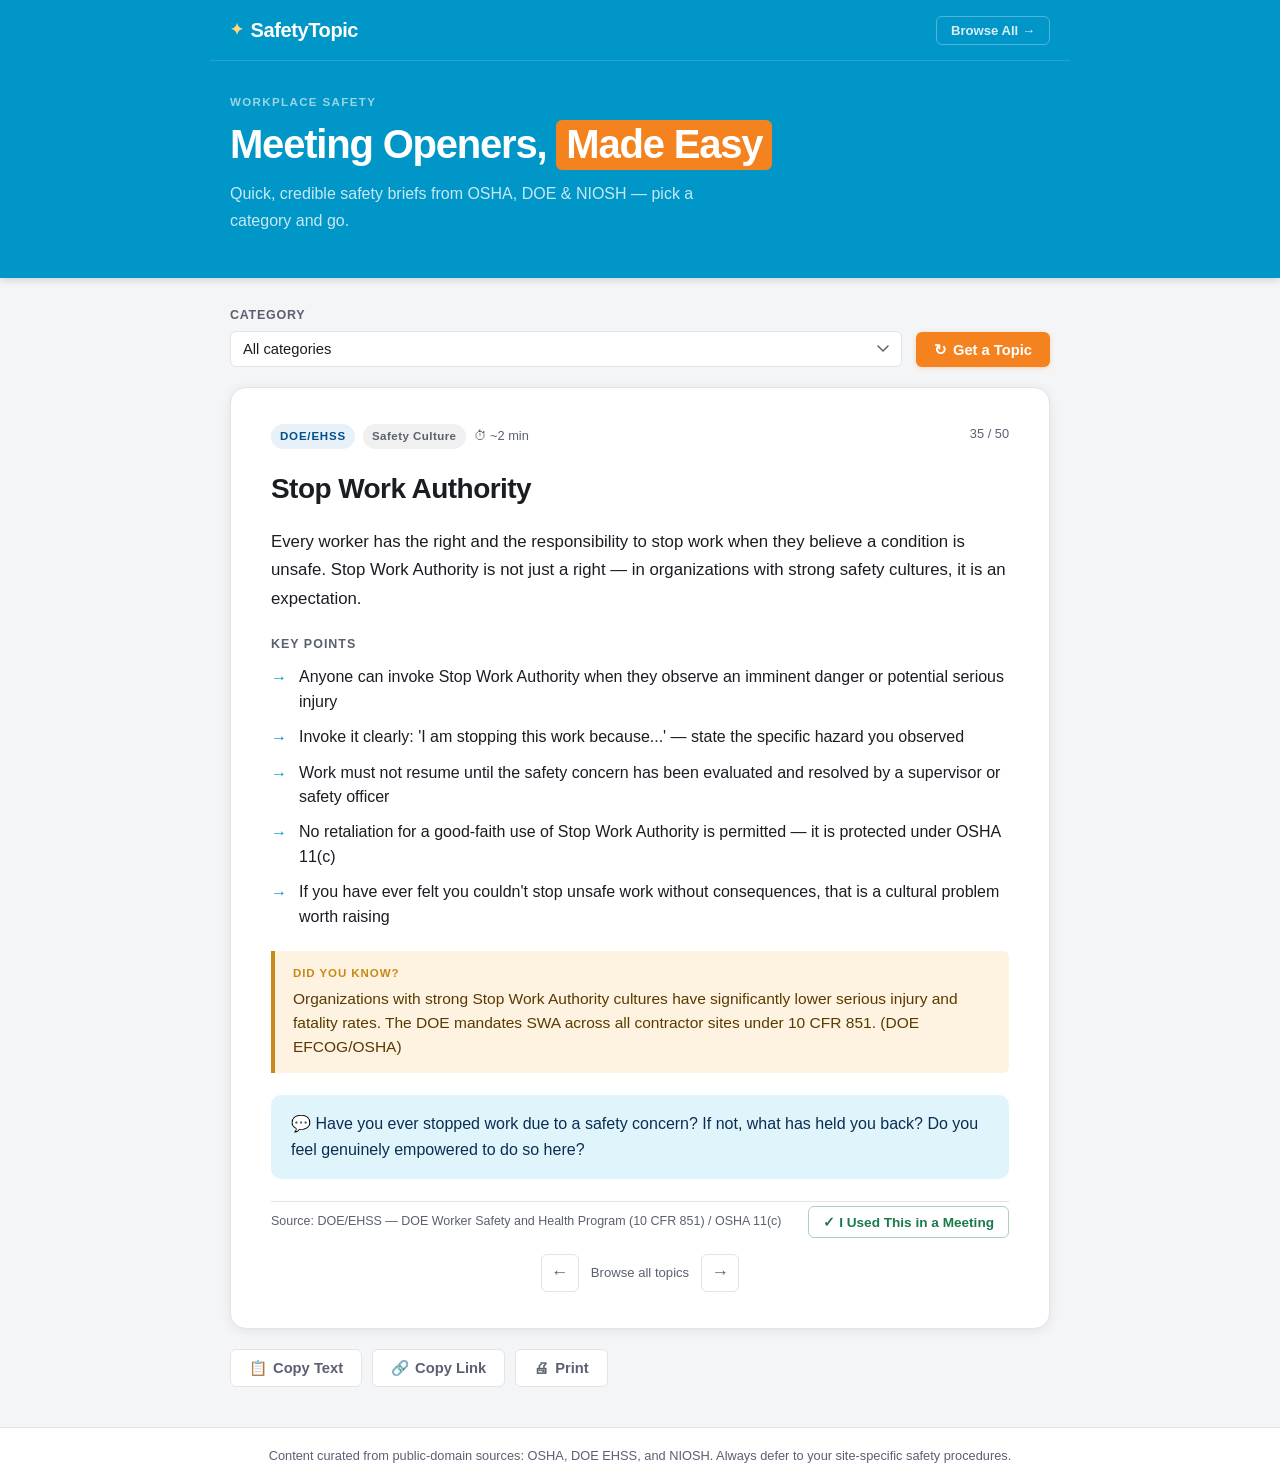
<file: index.html>
<!DOCTYPE html>
<html lang="en">
<head>
  <meta charset="UTF-8">
  <meta name="viewport" content="width=device-width, initial-scale=1.0">
  <meta name="description" content="Quick safety topics for meeting openers. Curated from OSHA, DOE, and NIOSH public-domain content.">
  <title>SafetyTopic — Quick Meeting Safety Briefs</title>
  <link rel="stylesheet" href="style.css">
</head>
<body>
  <header class="site-header">
    <div class="header-nav-row">
      <a href="#" class="brand" id="brand-link">
        <span class="brand-mark" aria-hidden="true">✦</span>
        <span class="brand-name">SafetyTopic</span>
      </a>
      <nav style="margin-left:auto">
        <a href="browse.html" class="header-nav-link">Browse All →</a>
      </nav>
    </div>
    <div class="hero-row">
      <p class="hero-eyebrow">Workplace Safety</p>
      <h2 class="hero-headline">Meeting Openers, <span class="hero-mark">Made Easy</span></h2>
      <p class="hero-sub">Quick, credible safety briefs from OSHA, DOE &amp; NIOSH — pick a category and go.</p>
    </div>
  </header>

  <main class="container">
    <section class="controls" aria-label="Topic controls">
      <div class="control-group">
        <label for="category-select" class="control-label">Category</label>
        <select id="category-select" class="select">
          <option value="">All categories</option>
        </select>
      </div>
      <div class="control-actions">
        <button id="new-topic-btn" class="btn btn-primary" type="button">
          <span aria-hidden="true">↻</span> Get a Topic
        </button>
      </div>
    </section>

    <article id="topic-card" class="topic-card" aria-live="polite">
      <!-- Topic rendered here by app.js -->
    </article>

    <section class="share-bar" aria-label="Share and export">
      <button id="copy-text-btn" class="btn btn-ghost" type="button">
        <span aria-hidden="true">📋</span> Copy Text
      </button>
      <button id="copy-link-btn" class="btn btn-ghost" type="button">
        <span aria-hidden="true">🔗</span> Copy Link
      </button>
      <button id="print-btn" class="btn btn-ghost" type="button">
        <span aria-hidden="true">🖨</span> Print
      </button>
    </section>

    <div id="toast" class="toast" role="status" aria-live="polite"></div>
  </main>

  <footer class="site-footer">
    <p>
      Content curated from public-domain sources:
      <a href="https://www.osha.gov" target="_blank" rel="noopener">OSHA</a>,
      <a href="https://www.energy.gov/ehss" target="_blank" rel="noopener">DOE EHSS</a>,
      and <a href="https://www.cdc.gov/niosh" target="_blank" rel="noopener">NIOSH</a>.
      Always defer to your site-specific safety procedures.
    </p>
  </footer>

  <script src="topics-data.js"></script>
  <script src="app.js"></script>
</body>
</html>
</file>
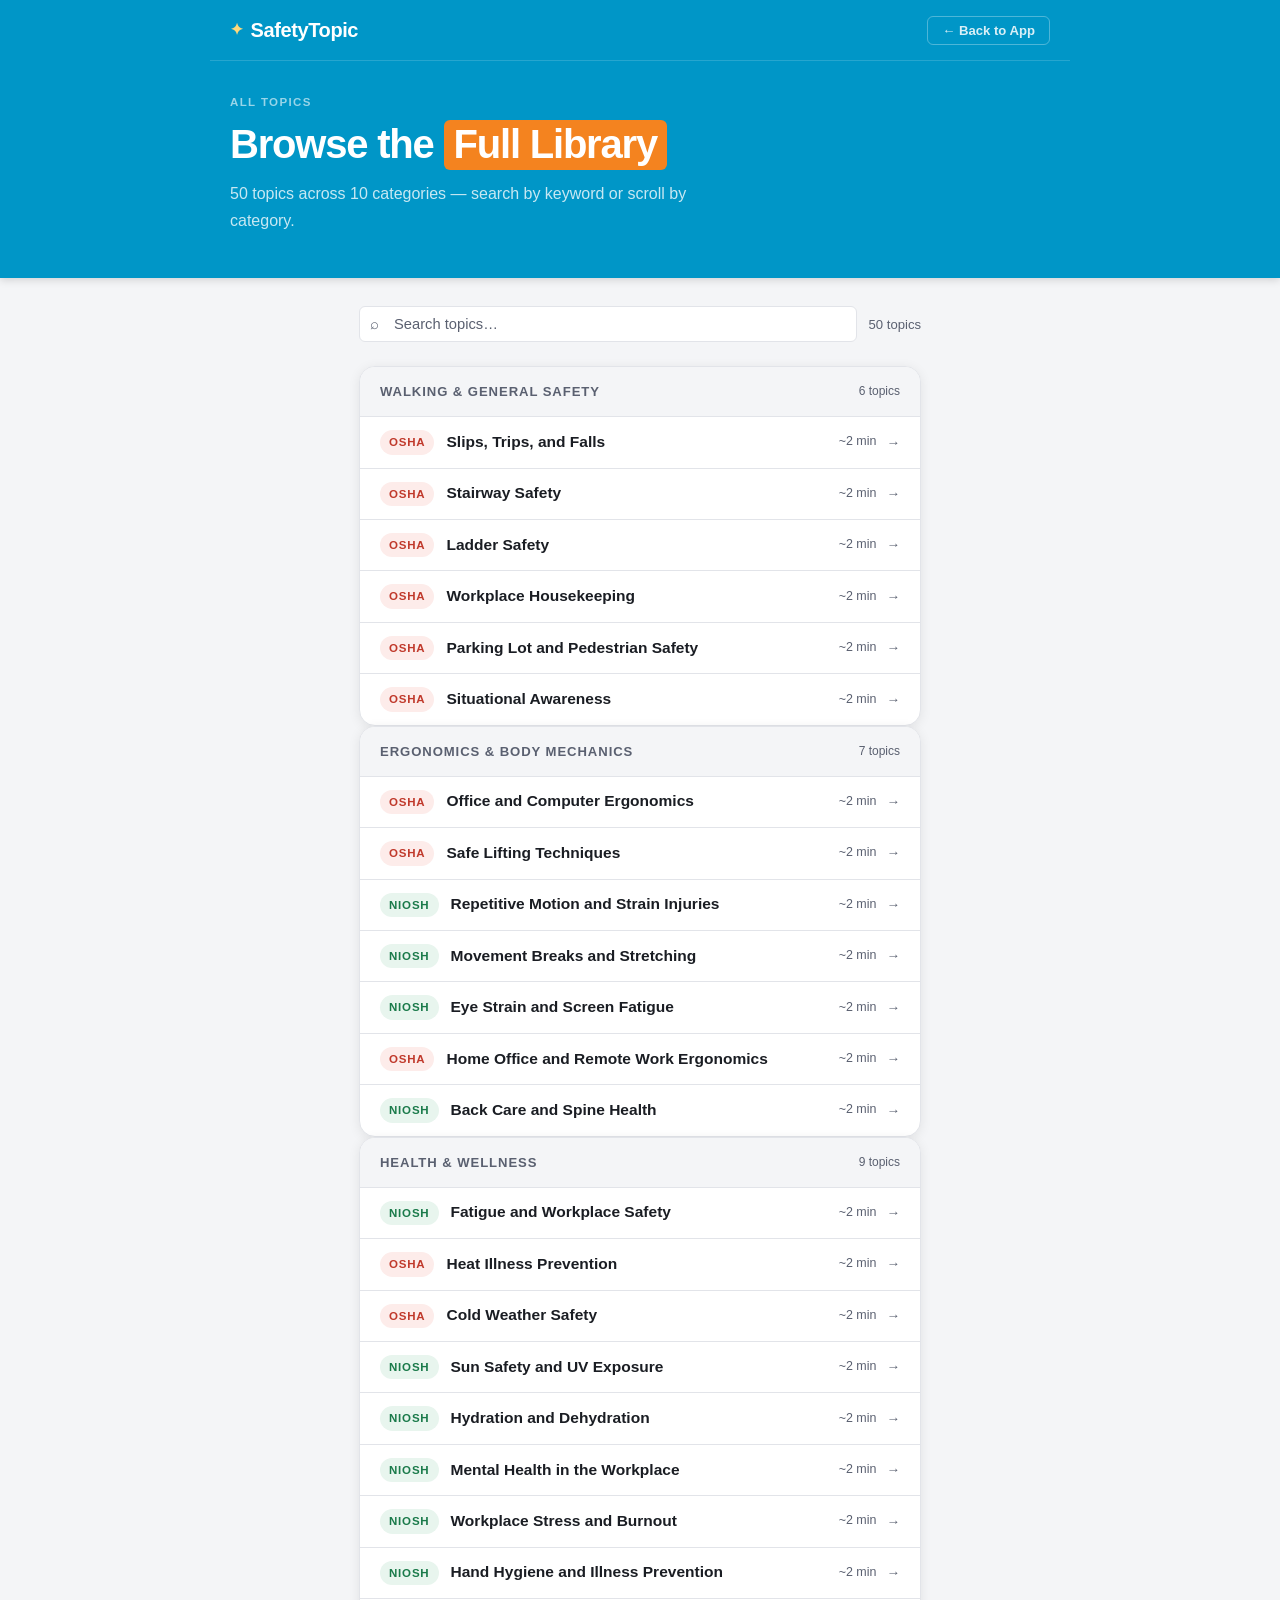
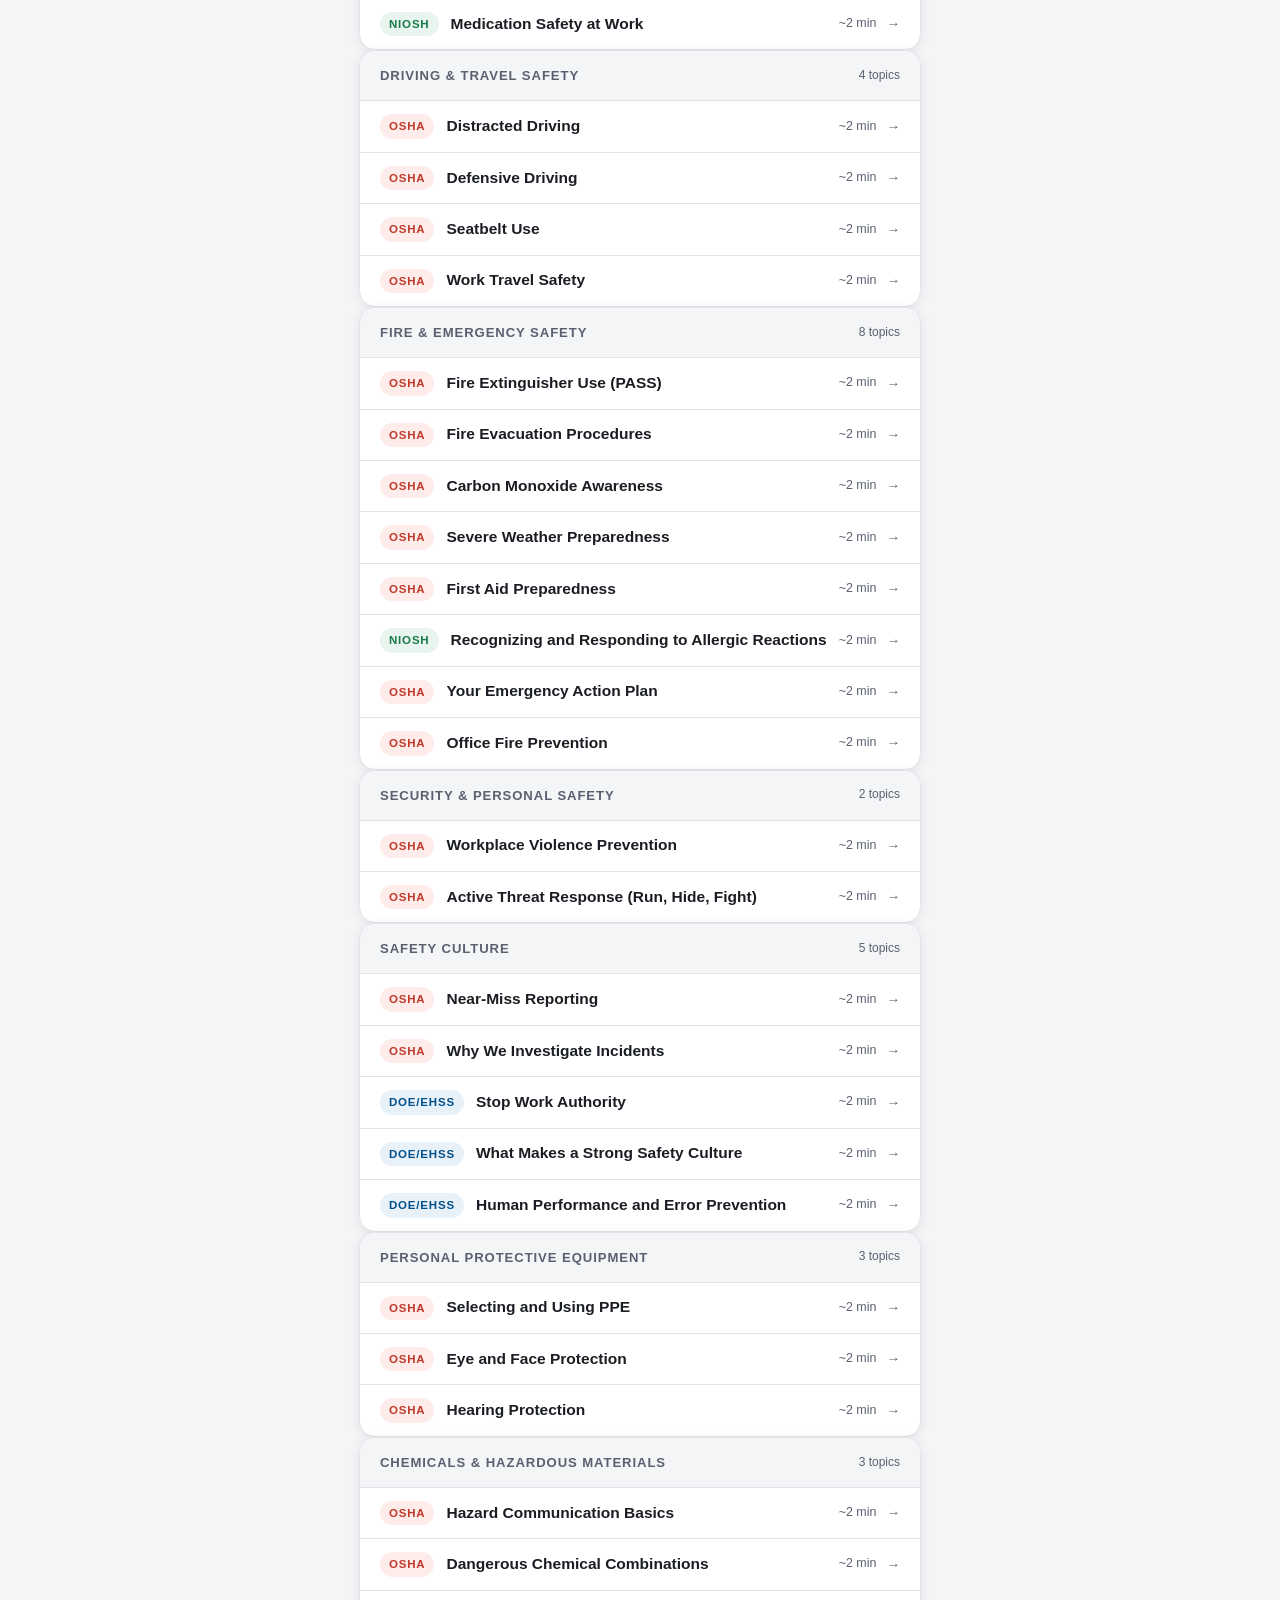
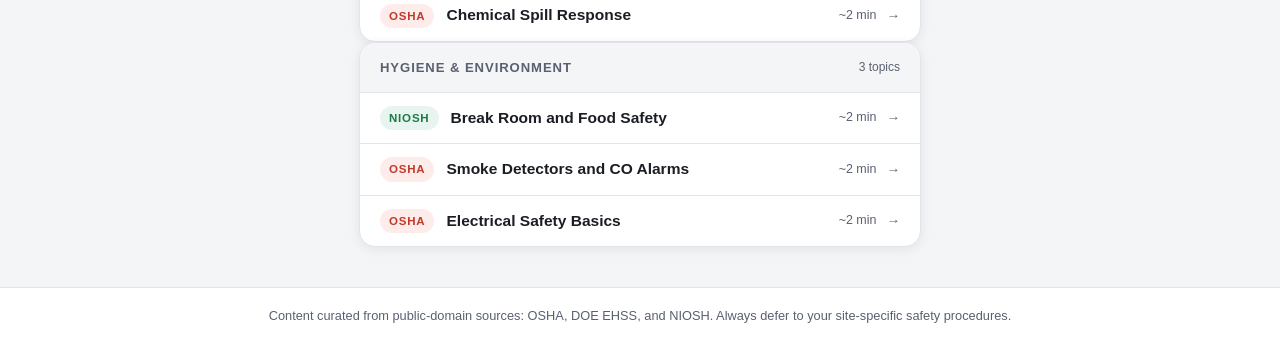
<file: browse.html>
<!DOCTYPE html>
<html lang="en">
<head>
  <meta charset="UTF-8">
  <meta name="viewport" content="width=device-width, initial-scale=1.0">
  <meta name="description" content="Browse all safety topics by category. Curated from OSHA, DOE, and NIOSH public-domain content.">
  <title>Browse Topics — SafetyTopic</title>
  <link rel="stylesheet" href="style.css">
  <style>
    /* ---- Browse-page specific styles ---- */
    .browse-controls {
      display: flex;
      align-items: center;
      gap: 12px;
      flex-wrap: wrap;
      margin-bottom: 4px;
    }

    .search-wrap {
      position: relative;
      flex: 1;
      min-width: 200px;
    }

    .search-icon {
      position: absolute;
      left: 11px;
      top: 50%;
      transform: translateY(-50%);
      color: var(--color-text-muted);
      font-size: 0.95rem;
      pointer-events: none;
    }

    .search-input {
      width: 100%;
      padding: 9px 12px 9px 34px;
      border: 1.5px solid var(--color-border);
      border-radius: var(--radius-sm);
      font-size: 0.92rem;
      font-family: var(--font-sans);
      color: var(--color-text);
      background: var(--color-surface);
      transition: border-color var(--transition);
    }
    .search-input:focus {
      outline: none;
      border-color: var(--color-accent);
      box-shadow: 0 0 0 3px var(--color-accent-light);
    }
    .search-input::placeholder { color: var(--color-text-muted); }

    .browse-count {
      font-size: 0.82rem;
      color: var(--color-text-muted);
      white-space: nowrap;
    }

    /* Category group */
    .cat-group {
      background: var(--color-surface);
      border: 1px solid var(--color-border);
      border-radius: var(--radius-lg);
      box-shadow: var(--shadow-card);
      overflow: hidden;
    }

    .cat-heading {
      display: flex;
      align-items: center;
      justify-content: space-between;
      padding: 14px 20px;
      background: var(--color-bg);
      border-bottom: 1px solid var(--color-border);
    }

    .cat-heading h2 {
      font-size: 0.82rem;
      font-weight: 700;
      text-transform: uppercase;
      letter-spacing: 0.07em;
      color: var(--color-text-muted);
      margin: 0;
    }

    .cat-count {
      font-size: 0.75rem;
      color: var(--color-text-muted);
    }

    /* Topic row */
    .topic-row {
      display: flex;
      align-items: center;
      gap: 12px;
      padding: 13px 20px;
      border-bottom: 1px solid var(--color-border);
      text-decoration: none;
      color: var(--color-text);
      transition: background var(--transition);
      cursor: pointer;
    }
    .topic-row:last-child { border-bottom: none; }
    .topic-row:hover {
      background: var(--color-accent-light);
      text-decoration: none;
    }
    .topic-row:hover .row-title { color: var(--color-accent); }

    .row-badge { flex-shrink: 0; }

    .row-title {
      flex: 1;
      font-size: 0.97rem;
      font-weight: 600;
      line-height: 1.35;
      transition: color var(--transition);
    }

    .row-meta {
      display: flex;
      align-items: center;
      gap: 10px;
      flex-shrink: 0;
    }

    .row-duration {
      font-size: 0.78rem;
      color: var(--color-text-muted);
      white-space: nowrap;
    }

    .row-used {
      font-size: 0.72rem;
      font-weight: 700;
      color: var(--color-success);
      white-space: nowrap;
    }

    .row-arrow {
      color: var(--color-text-muted);
      font-size: 0.85rem;
      flex-shrink: 0;
    }

    /* Empty search state */
    .no-results {
      text-align: center;
      padding: 60px 20px;
      color: var(--color-text-muted);
    }
    .no-results h2 { font-size: 1.1rem; margin-bottom: 6px; }

    /* Hide filtered groups */
    .cat-group.hidden { display: none; }
    .topic-row.hidden { display: none; }

    @media (max-width: 600px) {
      .row-duration { display: none; }
      .row-meta { gap: 6px; }
    }
  </style>
</head>
<body>
  <header class="site-header">
    <div class="header-nav-row">
      <a href="index.html" class="brand">
        <span class="brand-mark" aria-hidden="true">✦</span>
        <span class="brand-name">SafetyTopic</span>
      </a>
      <nav style="margin-left:auto">
        <a href="index.html" class="header-nav-link">← Back to App</a>
      </nav>
    </div>
    <div class="hero-row">
      <p class="hero-eyebrow">All Topics</p>
      <h2 class="hero-headline">Browse the <span class="hero-mark">Full Library</span></h2>
      <p class="hero-sub" id="hero-sub">Search by keyword or scroll by category.</p>
    </div>
  </header>

  <main class="container">
    <div class="browse-controls">
      <div class="search-wrap">
        <span class="search-icon" aria-hidden="true">⌕</span>
        <input
          type="search"
          id="search-input"
          class="search-input"
          placeholder="Search topics…"
          aria-label="Search safety topics"
          autocomplete="off"
        >
      </div>
      <span class="browse-count" id="browse-count"></span>
    </div>

    <div id="topic-list" aria-live="polite">
      <!-- Populated by browse.js -->
    </div>

    <div id="no-results" class="no-results" hidden>
      <h2>No topics match your search</h2>
      <p>Try a different keyword or clear the search.</p>
    </div>
  </main>

  <footer class="site-footer">
    <p>
      Content curated from public-domain sources:
      <a href="https://www.osha.gov" target="_blank" rel="noopener">OSHA</a>,
      <a href="https://www.energy.gov/ehss" target="_blank" rel="noopener">DOE EHSS</a>,
      and <a href="https://www.cdc.gov/niosh" target="_blank" rel="noopener">NIOSH</a>.
      Always defer to your site-specific safety procedures.
    </p>
  </footer>

  <script src="topics-data.js"></script>
  <script>
    'use strict';

    let usedTopics = {};
    try {
      const s = localStorage.getItem('usedTopics');
      if (s) usedTopics = JSON.parse(s);
    } catch (_) {}

    function badgeClass(source) {
      const s = (source || '').toUpperCase();
      if (s.includes('OSHA'))  return 'badge badge-osha';
      if (s.includes('DOE'))   return 'badge badge-doe';
      if (s.includes('NIOSH')) return 'badge badge-niosh';
      return 'badge badge-other';
    }

    function escHtml(str) {
      if (str == null) return '';
      return String(str)
        .replace(/&/g, '&amp;').replace(/</g, '&lt;')
        .replace(/>/g, '&gt;').replace(/"/g, '&quot;')
        .replace(/'/g, '&#39;');
    }

    function init() {
      const listEl     = document.getElementById('topic-list');
      const searchEl   = document.getElementById('search-input');
      const countEl    = document.getElementById('browse-count');
      const noResults  = document.getElementById('no-results');

      const topics = (typeof TOPICS !== 'undefined') ? TOPICS : [];
      if (!topics.length) {
        listEl.innerHTML = '<p style="padding:40px;color:var(--color-text-muted)">Could not load topics. Make sure topics-data.js is present.</p>';
        return;
      }

      // Update hero subtitle with real counts
      const catCount = new Set(topics.map(t => t.category)).size;
      const heroSub = document.getElementById('hero-sub');
      if (heroSub) heroSub.textContent = `${topics.length} topics across ${catCount} categories — search by keyword or scroll by category.`;

      // Group by category (preserve order of first appearance)
      const groups = {};
      topics.forEach(t => {
        if (!groups[t.category]) groups[t.category] = [];
        groups[t.category].push(t);
      });

      // Render
      Object.entries(groups).forEach(([cat, items]) => {
        const group = document.createElement('div');
        group.className = 'cat-group';
        group.dataset.cat = cat;

        group.innerHTML = `
          <div class="cat-heading">
            <h2>${escHtml(cat)}</h2>
            <span class="cat-count">${items.length} topic${items.length !== 1 ? 's' : ''}</span>
          </div>
        `;

        items.forEach(t => {
          const useCount = usedTopics[t.id] || 0;
          const row = document.createElement('a');
          row.className = 'topic-row';
          row.href = `index.html#${t.id}`;
          row.dataset.title = t.title.toLowerCase();
          row.dataset.summary = t.summary.toLowerCase();
          row.innerHTML = `
            <span class="row-badge ${badgeClass(t.source)}">${escHtml(t.source)}</span>
            <span class="row-title">${escHtml(t.title)}</span>
            <span class="row-meta">
              ${useCount > 0 ? `<span class="row-used">✓ Used ${useCount}×</span>` : ''}
              <span class="row-duration">${escHtml(t.duration)}</span>
              <span class="row-arrow">→</span>
            </span>
          `;
          group.appendChild(row);
        });

        listEl.appendChild(group);
      });

      updateCount(topics.length, topics.length);

      // Search
      searchEl.addEventListener('input', () => {
        const q = searchEl.value.trim().toLowerCase();
        let visible = 0;
        const total = topics.length;

        document.querySelectorAll('.cat-group').forEach(group => {
          let groupVisible = 0;
          group.querySelectorAll('.topic-row').forEach(row => {
            const match = !q
              || row.dataset.title.includes(q)
              || row.dataset.summary.includes(q);
            row.classList.toggle('hidden', !match);
            if (match) groupVisible++;
          });
          group.classList.toggle('hidden', groupVisible === 0);
          visible += groupVisible;
        });

        noResults.hidden = visible > 0;
        updateCount(visible, total);
      });

      function updateCount(shown, total) {
        countEl.textContent = shown === total
          ? `${total} topics`
          : `${shown} of ${total} topics`;
      }
    }

    init();
  </script>
</body>
</html>
</file>
<file: style.css>
/* ============================================================
   SafetyTopic — style.css
   Clean, professional, responsive. No framework needed.
   ============================================================ */

/* ---------- Design Tokens ---------- */
:root {
  --color-bg:           #f4f5f7;
  --color-surface:      #ffffff;
  --color-border:       #e2e4e9;
  --color-text:         #1a1d23;
  --color-text-muted:   #5a6070;
  --color-accent:       #0096C7;       /* safety teal */
  --color-accent-dark:  #007BAD;       /* teal hover */
  --color-accent-light: #e0f4fc;       /* teal tint */
  --color-orange:       #F4831F;       /* safety orange */
  --color-orange-dark:  #d96e10;       /* orange hover */
  --color-orange-light: #fef0e3;       /* orange tint */
  --color-gold:         #c8891a;       /* stat callout gold */
  --color-gold-light:   #fdf3e0;
  --color-success:      #1a7a4a;
  --color-shadow:       rgba(0,0,0,0.08);

  /* Source badge colors */
  --badge-osha:         #c0392b;
  --badge-osha-bg:      #fdecea;
  --badge-doe:          #00508c;
  --badge-doe-bg:       #e8f0f8;
  --badge-niosh:        #1a7a4a;
  --badge-niosh-bg:     #e8f5ee;

  --radius-sm:  6px;
  --radius-md:  10px;
  --radius-lg:  16px;
  --shadow-card: 0 2px 12px var(--color-shadow);
  --transition: 0.18s ease;

  --font-sans: -apple-system, BlinkMacSystemFont, "Segoe UI", Roboto,
               "Helvetica Neue", Arial, sans-serif;
}

/* ---------- Reset & Base ---------- */
*, *::before, *::after { box-sizing: border-box; margin: 0; padding: 0; }

html { font-size: 16px; scroll-behavior: smooth; }

body {
  font-family: var(--font-sans);
  background: var(--color-bg);
  color: var(--color-text);
  line-height: 1.6;
  min-height: 100vh;
  display: flex;
  flex-direction: column;
}

a {
  color: var(--color-accent);
  text-decoration: none;
}
a:hover { text-decoration: underline; }

/* ---------- Header / Hero ---------- */
.site-header {
  background: var(--color-accent);
  color: #fff;
  box-shadow: 0 2px 8px rgba(0,0,0,0.15);
}

/* Top nav strip */
.header-nav-row {
  max-width: 860px;
  margin: 0 auto;
  padding: 14px 20px;
  display: flex;
  align-items: center;
  gap: 16px;
}

/* Hero area */
.hero-row {
  max-width: 860px;
  margin: 0 auto;
  padding: 32px 20px 44px;
  border-top: 1px solid rgba(255,255,255,0.15);
}

.hero-eyebrow {
  font-size: 0.72rem;
  font-weight: 700;
  letter-spacing: 0.12em;
  text-transform: uppercase;
  color: rgba(255,255,255,0.6);
  margin-bottom: 10px;
}

.hero-headline {
  font-size: 2.5rem;
  font-weight: 800;
  line-height: 1.15;
  color: #fff;
  letter-spacing: -0.03em;
  margin-bottom: 14px;
}

.hero-mark {
  background: var(--color-orange);
  color: #fff;
  padding: 2px 10px 4px;
  border-radius: var(--radius-sm);
  white-space: nowrap;
}

.hero-sub {
  font-size: 1rem;
  color: rgba(255,255,255,0.78);
  line-height: 1.65;
  max-width: 520px;
}

.brand {
  display: flex;
  align-items: center;
  gap: 8px;
  color: #fff;
  text-decoration: none;
  font-size: 1.25rem;
  font-weight: 700;
  letter-spacing: -0.02em;
}
.brand:hover { text-decoration: none; opacity: 0.9; }

.brand-mark {
  font-size: 1rem;
  color: #ffd97a;
}

.brand-name { color: #fff; }

.header-nav-link {
  color: rgba(255,255,255,0.85);
  font-size: 0.82rem;
  font-weight: 600;
  text-decoration: none;
  border: 1.5px solid rgba(255,255,255,0.3);
  border-radius: var(--radius-sm);
  padding: 6px 14px;
  transition: all var(--transition);
  white-space: nowrap;
}
.header-nav-link:hover {
  color: #fff;
  border-color: rgba(255,255,255,0.65);
  background: rgba(255,255,255,0.12);
  text-decoration: none;
}

/* ---------- Main Layout ---------- */
.container {
  max-width: 860px;
  margin: 0 auto;
  padding: 28px 20px 40px;
  flex: 1;
  display: flex;
  flex-direction: column;
  gap: 20px;
}

/* ---------- Controls Bar ---------- */
.controls {
  display: flex;
  align-items: flex-end;
  gap: 14px;
  flex-wrap: wrap;
}

.control-group {
  display: flex;
  flex-direction: column;
  gap: 5px;
  flex: 1;
  min-width: 180px;
}

.control-label {
  font-size: 0.78rem;
  font-weight: 600;
  text-transform: uppercase;
  letter-spacing: 0.06em;
  color: var(--color-text-muted);
}

.select {
  appearance: none;
  background: var(--color-surface) url("data:image/svg+xml,%3Csvg xmlns='http://www.w3.org/2000/svg' width='12' height='8' viewBox='0 0 12 8'%3E%3Cpath d='M1 1l5 5 5-5' stroke='%235a6070' stroke-width='1.5' fill='none' stroke-linecap='round'/%3E%3C/svg%3E") no-repeat right 12px center;
  border: 1.5px solid var(--color-border);
  border-radius: var(--radius-sm);
  padding: 9px 36px 9px 12px;
  font-size: 0.92rem;
  color: var(--color-text);
  cursor: pointer;
  transition: border-color var(--transition);
  width: 100%;
}
.select:focus {
  outline: none;
  border-color: var(--color-accent);
  box-shadow: 0 0 0 3px var(--color-accent-light);
}

.control-actions {
  display: flex;
  gap: 10px;
  align-items: flex-end;
}

/* ---------- Buttons ---------- */
.btn {
  display: inline-flex;
  align-items: center;
  gap: 6px;
  font-family: var(--font-sans);
  font-size: 0.92rem;
  font-weight: 600;
  border: none;
  border-radius: var(--radius-sm);
  cursor: pointer;
  padding: 9px 18px;
  transition: background var(--transition), color var(--transition),
              transform var(--transition), box-shadow var(--transition);
  white-space: nowrap;
}
.btn:active { transform: translateY(1px); }

.btn-primary {
  background: var(--color-orange);
  color: #fff;
  box-shadow: 0 1px 4px rgba(244,131,31,0.30);
}
.btn-primary:hover {
  background: var(--color-orange-dark);
  box-shadow: 0 2px 8px rgba(244,131,31,0.35);
}

.btn-ghost {
  background: var(--color-surface);
  color: var(--color-text-muted);
  border: 1.5px solid var(--color-border);
}
.btn-ghost:hover {
  background: var(--color-accent-light);
  color: var(--color-accent);
  border-color: var(--color-accent);
}

/* ---------- Topic Card ---------- */
.topic-card {
  background: var(--color-surface);
  border-radius: var(--radius-lg);
  box-shadow: var(--shadow-card);
  padding: 36px 40px;
  display: flex;
  flex-direction: column;
  gap: 22px;
  border: 1px solid var(--color-border);
  transition: opacity 0.2s ease;
}

.topic-card.loading { opacity: 0.4; pointer-events: none; }

/* Card header row */
.topic-header {
  display: flex;
  align-items: flex-start;
  justify-content: space-between;
  gap: 16px;
  flex-wrap: wrap;
}

.topic-meta {
  display: flex;
  flex-wrap: wrap;
  gap: 8px;
  align-items: center;
}

.badge {
  display: inline-block;
  font-size: 0.72rem;
  font-weight: 700;
  letter-spacing: 0.07em;
  text-transform: uppercase;
  padding: 3px 9px;
  border-radius: 100px;
}
.badge-osha   { background: var(--badge-osha-bg);  color: var(--badge-osha); }
.badge-doe    { background: var(--badge-doe-bg);   color: var(--badge-doe); }
.badge-niosh  { background: var(--badge-niosh-bg); color: var(--badge-niosh); }
.badge-other  { background: #f0f0f0; color: #555; }

.badge-category {
  background: #f0f0f0;
  color: var(--color-text-muted);
  font-size: 0.72rem;
  font-weight: 600;
  letter-spacing: 0.04em;
  padding: 3px 9px;
  border-radius: 100px;
}

.topic-duration {
  font-size: 0.80rem;
  color: var(--color-text-muted);
  white-space: nowrap;
}

.topic-counter {
  font-size: 0.80rem;
  color: var(--color-text-muted);
  font-variant-numeric: tabular-nums;
  white-space: nowrap;
}

/* Title */
.topic-title {
  font-size: 1.75rem;
  font-weight: 700;
  line-height: 1.25;
  color: var(--color-text);
  letter-spacing: -0.02em;
}

/* Summary */
.topic-summary {
  font-size: 1.05rem;
  line-height: 1.7;
  color: var(--color-text);
}

/* Key Points */
.topic-section-label {
  font-size: 0.78rem;
  font-weight: 700;
  text-transform: uppercase;
  letter-spacing: 0.08em;
  color: var(--color-text-muted);
  margin-bottom: 10px;
}

.topic-points {
  list-style: none;
  display: flex;
  flex-direction: column;
  gap: 10px;
}

.topic-points li {
  display: flex;
  gap: 12px;
  align-items: flex-start;
  font-size: 1rem;
  line-height: 1.55;
}

.topic-points li::before {
  content: "→";
  color: var(--color-accent);
  font-weight: 700;
  flex-shrink: 0;
  margin-top: 1px;
}

/* Stat callout */
.topic-stat {
  background: var(--color-gold-light);
  border-left: 4px solid var(--color-gold);
  border-radius: 0 var(--radius-sm) var(--radius-sm) 0;
  padding: 14px 18px;
  font-size: 0.97rem;
  line-height: 1.55;
  color: #5a3a00;
}

.topic-stat strong {
  display: block;
  font-size: 0.72rem;
  font-weight: 700;
  text-transform: uppercase;
  letter-spacing: 0.08em;
  color: var(--color-gold);
  margin-bottom: 4px;
}

/* Discussion prompt */
.topic-discussion {
  background: var(--color-accent-light);
  border-radius: var(--radius-md);
  padding: 16px 20px;
}

.topic-discussion p {
  font-size: 1rem;
  line-height: 1.6;
  color: #0a2e50;
}

.topic-discussion p::before {
  content: "💬 ";
}

/* Card footer row: source ref + used button */
.topic-card-footer {
  display: flex;
  align-items: center;
  justify-content: space-between;
  gap: 16px;
  flex-wrap: wrap;
  padding-top: 4px;
  border-top: 1px solid var(--color-border);
}

/* Source reference */
.topic-source-ref {
  font-size: 0.78rem;
  color: var(--color-text-muted);
  flex: 1;
  min-width: 0;
}

/* "I Used This" button */
.btn-used {
  background: var(--color-surface);
  color: var(--color-success);
  border: 1.5px solid #a8d5b8;
  font-size: 0.85rem;
  padding: 7px 14px;
  border-radius: var(--radius-sm);
  white-space: nowrap;
  flex-shrink: 0;
}
.btn-used:hover {
  background: #eef7f1;
  border-color: var(--color-success);
}
.btn-used.is-used {
  background: #eef7f1;
  color: var(--color-success);
  border-color: var(--color-success);
  font-weight: 700;
}
.btn-used.is-used:hover {
  background: #d9f0e3;
}
.btn-used:disabled {
  cursor: default;
  opacity: 0.85;
}

/* ---------- Navigation Arrows ---------- */
.topic-nav {
  display: flex;
  align-items: center;
  justify-content: center;
  gap: 12px;
  margin-top: -6px;
}

.nav-arrow {
  background: var(--color-surface);
  border: 1.5px solid var(--color-border);
  color: var(--color-text-muted);
  border-radius: var(--radius-sm);
  width: 38px;
  height: 38px;
  display: flex;
  align-items: center;
  justify-content: center;
  cursor: pointer;
  font-size: 1.1rem;
  transition: all var(--transition);
}
.nav-arrow:hover:not(:disabled) {
  border-color: var(--color-accent);
  color: var(--color-accent);
  background: var(--color-accent-light);
}
.nav-arrow:disabled { opacity: 0.35; cursor: default; }

.nav-label {
  font-size: 0.82rem;
  color: var(--color-text-muted);
}

/* ---------- Share Bar ---------- */
.share-bar {
  display: flex;
  gap: 10px;
  flex-wrap: wrap;
}

/* ---------- Toast Notification ---------- */
.toast {
  position: fixed;
  bottom: 28px;
  left: 50%;
  transform: translateX(-50%) translateY(20px);
  background: #1a1d23;
  color: #fff;
  font-size: 0.88rem;
  font-weight: 500;
  padding: 10px 20px;
  border-radius: 100px;
  box-shadow: 0 4px 20px rgba(0,0,0,0.25);
  opacity: 0;
  pointer-events: none;
  transition: opacity 0.22s ease, transform 0.22s ease;
  white-space: nowrap;
  z-index: 100;
}
.toast.show {
  opacity: 1;
  transform: translateX(-50%) translateY(0);
}

/* ---------- Footer ---------- */
.site-footer {
  background: var(--color-surface);
  border-top: 1px solid var(--color-border);
  padding: 18px 24px;
  text-align: center;
  font-size: 0.80rem;
  color: var(--color-text-muted);
  line-height: 1.6;
}
.site-footer a { color: var(--color-text-muted); }
.site-footer a:hover { color: var(--color-accent); }

/* ---------- Empty / Error State ---------- */
.state-empty {
  text-align: center;
  padding: 60px 20px;
  color: var(--color-text-muted);
}
.state-empty h2 { font-size: 1.2rem; margin-bottom: 8px; }

/* ---------- Responsive ---------- */
@media (max-width: 600px) {
  .topic-card { padding: 24px 20px; }
  .topic-title { font-size: 1.4rem; }
  .topic-summary { font-size: 0.97rem; }
  .hero-headline { font-size: 1.8rem; }
  .hero-sub { font-size: 0.93rem; }
  .hero-row { padding: 24px 20px 32px; }
  .controls { gap: 10px; }
}

/* ---------- Print Styles ---------- */
@media print {
  body { background: #fff; font-size: 11pt; }

  .site-header {
    background: #fff;
    color: #000;
    box-shadow: none;
    border-bottom: 2px solid #000;
  }
  .header-nav-row { padding: 10px 0; }
  .hero-row { display: none; }
  .brand { color: #000; }
  .brand-mark { color: #000; }
  .header-nav-link { display: none; }

  .controls,
  .topic-nav,
  .share-bar,
  .site-footer,
  .btn-used { display: none !important; }

  .topic-card-footer { border-top: 1px solid #ccc; padding-top: 4px; }
  .topic-source-ref  { font-size: 9pt; }

  .container { padding: 20px 0; gap: 16px; }

  .topic-card {
    box-shadow: none;
    border: 1px solid #ccc;
    border-radius: 4px;
    padding: 20px 24px;
    gap: 14px;
    break-inside: avoid;
  }

  .topic-title { font-size: 18pt; }
  .topic-summary { font-size: 11pt; }
  .topic-points li { font-size: 10.5pt; }

  .topic-stat {
    border-left: 3px solid #888;
    background: #f9f9f9;
    color: #333;
  }
  .topic-stat strong { color: #555; }

  .topic-discussion {
    background: #f5f5f5;
    border: 1px solid #ddd;
  }
  .topic-discussion p { color: #333; }

  .badge-osha   { border: 1px solid #c0392b; }
  .badge-doe    { border: 1px solid #00508c; }
  .badge-niosh  { border: 1px solid #1a7a4a; }

  .toast { display: none; }
}
</file>
